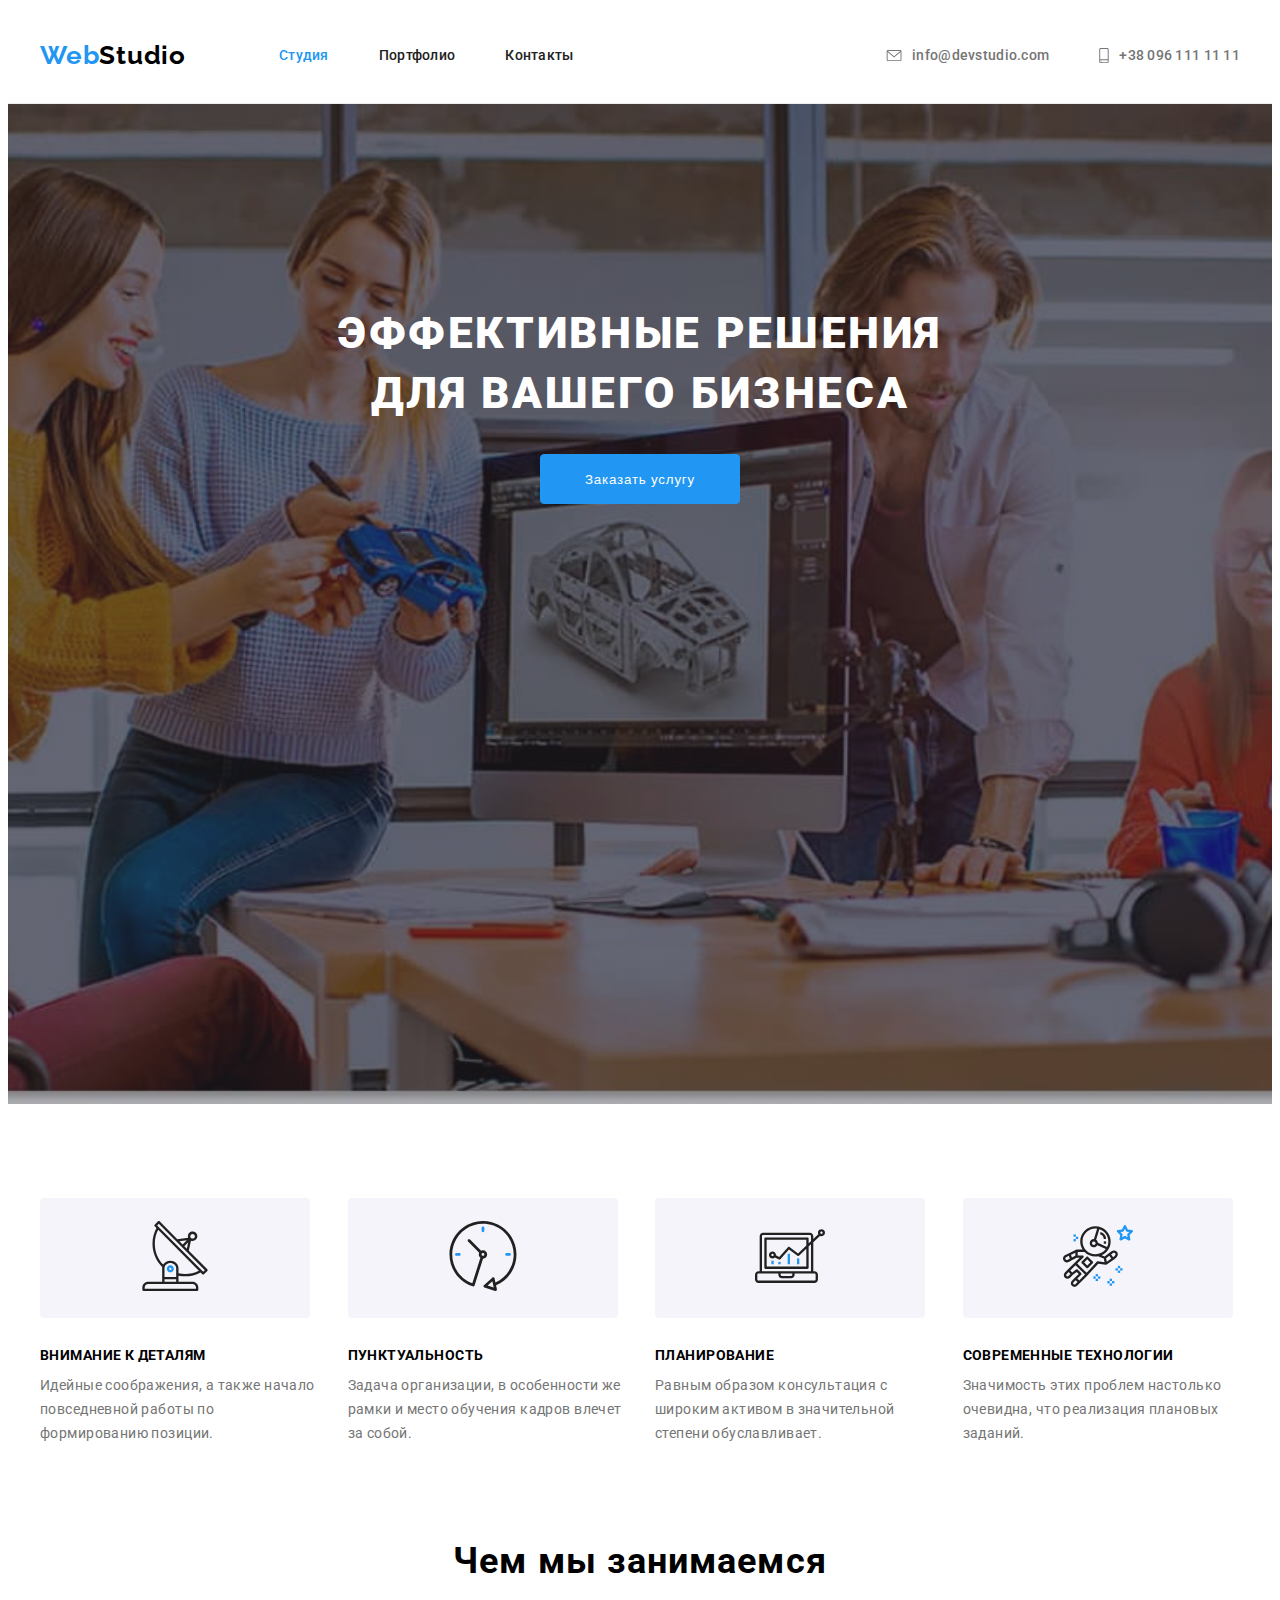
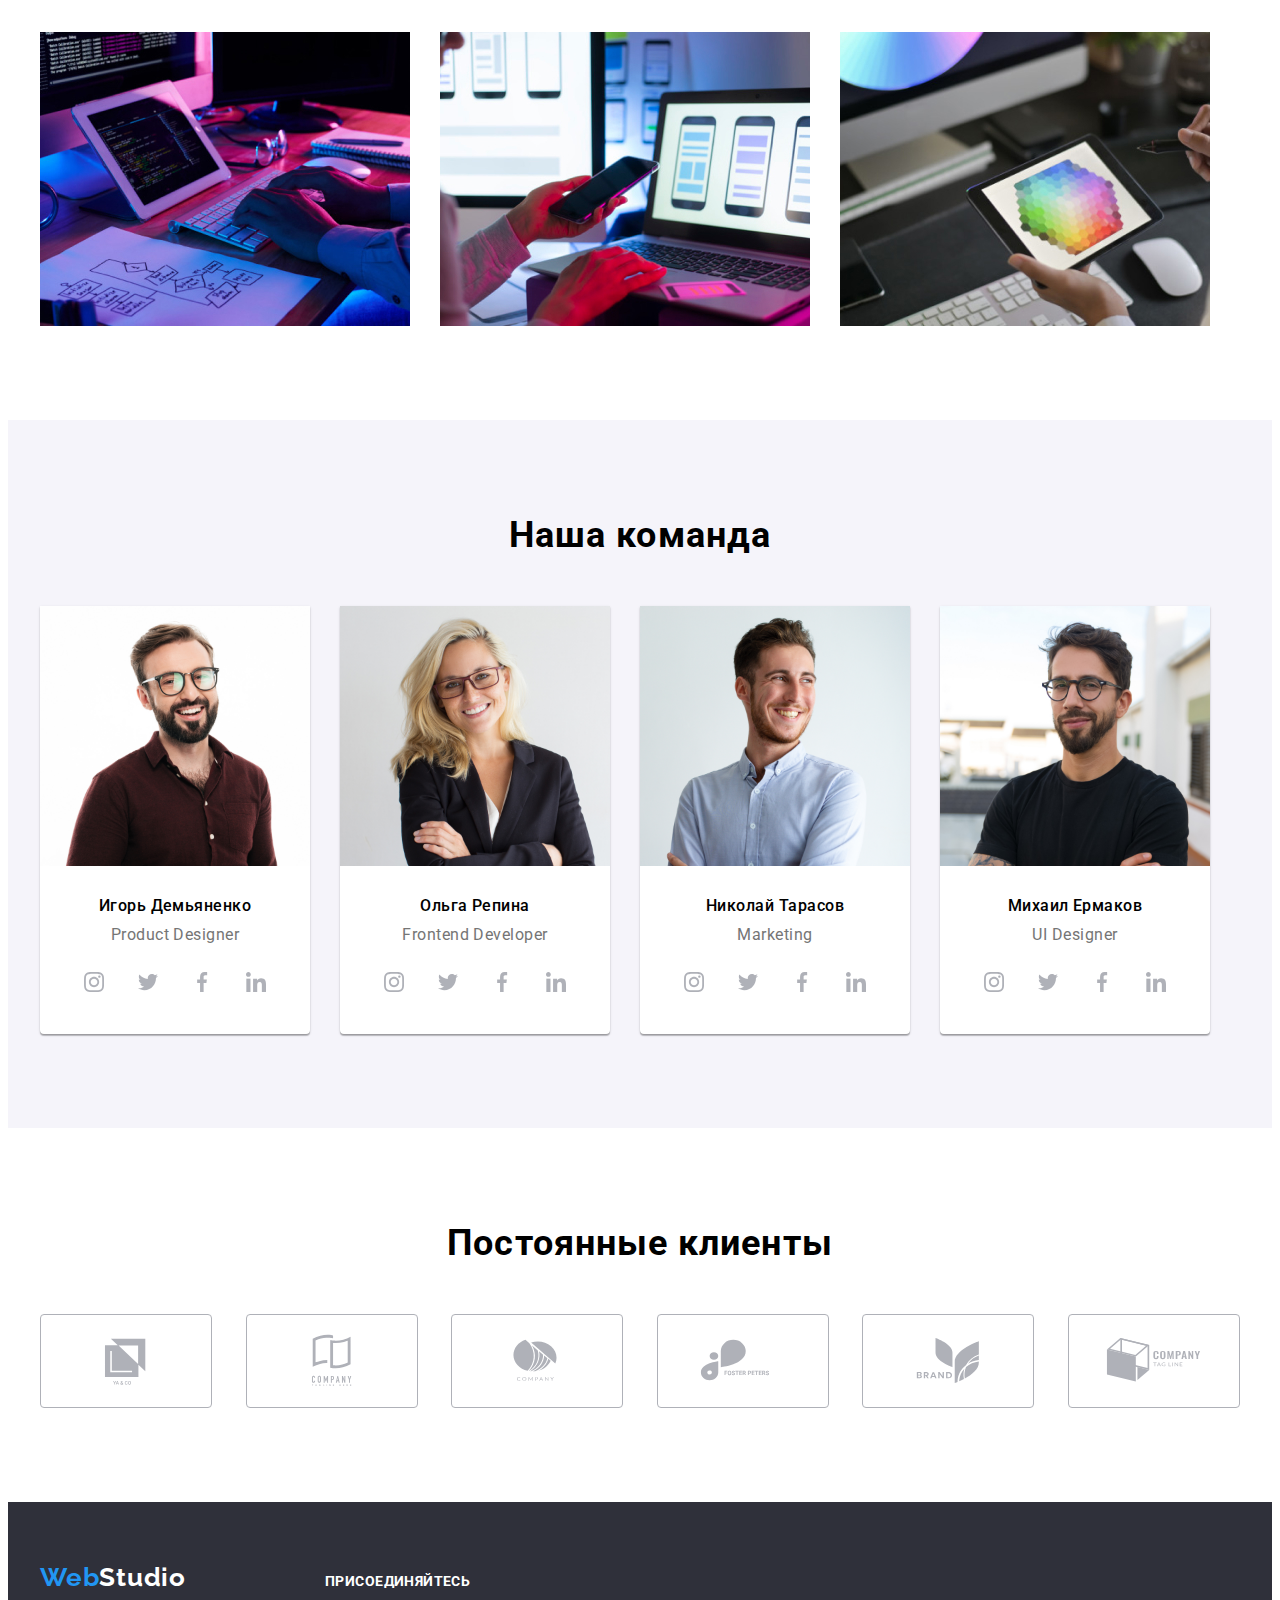
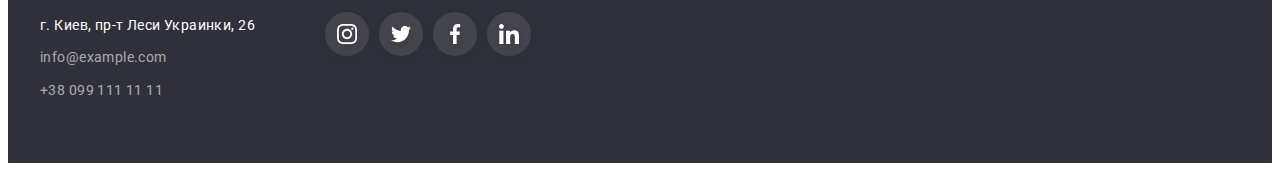
<file: index.html>
<!DOCTYPE html>
<html lang="ru">
  <head>
    <meta charset="UTF-8" />
    <meta http-equiv="X-UA-Compatible" content="IE=edge" />
    <meta name="viewport" content="width=device-width, initial-scale=1.0" />
    <title>Вэб студия</title>
    <link rel="preconnect" href="https://fonts.googleapis.com">
    <link rel="preconnect" href="https://fonts.gstatic.com" crossorigin>
    <link href="https://fonts.googleapis.com/css2?family=Raleway:wght@700&family=Roboto:wght@400;500;700;900&display=swap" rel="stylesheet">
    <link rel="stylesheet" href="https://cdnjs.cloudflare.com/ajax/libs/modern-normalize/1.1.0/modern-normalize.min.css" integrity="sha512-wpPYUAdjBVSE4KJnH1VR1HeZfpl1ub8YT/NKx4PuQ5NmX2tKuGu6U/JRp5y+Y8XG2tV+wKQpNHVUX03MfMFn9Q==" crossorigin="anonymous" referrerpolicy="no-referrer" />
    <link rel="stylesheet" href="./css/styles.css"/>
  </head>
  <!-- Body -->
  <body class="body">
    
    <!-- HEADER -->
  
    <header class="page-header">
      <div class="container page-header-container">
      <nav class="navigation">
        <a class="logo link" href="" lang="en"><span class="logo-collor">Web</span>Studio</a>
        <ul class="menu list">
          <li class="menu-item"><a class="menu-link link current" href="index.html">Студия</a></li>

          <li class="menu-item"><a class="menu-link link" href="./portfolio.html">Портфолио</a></li>

          <li class="menu-item"><a class="menu-link link" href="address">Контакты</a></li>
        </ul>
      </nav>
      <ul class="list menu">
       
       <li class="menu-page">
       
       <a class="page-header-mailto link" href="mailto:info@devstudio.com"> <svg class="mail-icon" width="16" height="12">
        <use href="./imegs/icons.svg/sprite.svg#icon-mail"></use>
      </svg>info@devstudio.com</a>
       
      </li>
      
        <li class="menu-page"><a class="page-header-phone-number link" href="tel:+380961111111"><svg class="mail-icon" width="10" height="16">
          <use href="./imegs/icons.svg/sprite.svg#icon-smartphone"></use>
        </svg> +38 096 111 11 11</a>
      </li>
      </ul>
            </div>
    </header>
  
    <main>
      <!-- Hero -->
      
      <section class="overlay">

        <div class="container">
          <h1 class="title">ЭФФЕКТИВНЫЕ РЕШЕНИЯ ДЛЯ ВАШЕГО БИЗНЕСА</h1>
          <button class="order-btn" type="button">Заказать услугу</button>
        </div>
      </section>
      
            <!-- Peculiarities -->
            
       <section class="section">
        <div class="container pecul">
        <h2 class="visually-hidden">Особенности</h2>
            
          <ul class="list list-peculiarities">
          <li class="list-title">
            <div class="icon-delivery">
              <a href="" class="social-list-link">
                <svg class="social-list-icon" width="70" height="70">
                <use href="./imegs/icons.svg/sprite.svg#icon-antenna"></use>
               </svg>
                 </a>
            </div>
          <h3 class="paragraph-title">Внимание к деталям</h3>
            <p class="paragraph-description"> Идейные соображения, а также начало повседневной работы по
            формированию позиции.
            </p>
          </li>
          <li class="list-title">
            <div class="icon-delivery">
              <a href="" class="social-list-link">
                <svg class="social-list-icon" width="70" height="70">
                <use href="./imegs/icons.svg/sprite.svg#icon-clock"></use>
               </svg>
                 </a>
            </div>
            <h3 class="paragraph-title">Пунктуальность</h3>
            <p class="paragraph-description">Задача организации, в особенности же рамки и место обучения кадров
            влечет за собой.
            </p>
          </li>
          <li class="list-title">
            <div class="icon-delivery">
              <a href="" class="social-list-link">
                <svg class="social-list-icon" width="70" height="70">
                <use href="./imegs/icons.svg/sprite.svg#icon-diagram"></use>
               </svg>
                 </a>
            </div>
            <h3 class="paragraph-title">Планирование</h3>
            <p class="paragraph-description">Равным образом консультация с широким активом в значительной степени
            обуславливает.
            </p>
          </li>
          <li class="list-title">
            <div class="icon-delivery">
              <a href="" class="social-list-link">
                <svg class="social-list-icon" width="70" height="70">
                <use href="./imegs/icons.svg/sprite.svg#icon-astronaut"></use>
               </svg>
                 </a>
            </div>
            <h3 class="paragraph-title">Современные технологии</h3>
            <p class="paragraph-description"> Значимость этих проблем настолько очевидна, что реализация плановых
            заданий.
            </p>
          </li>
        </ul>
      
      </div>
      </section>

      <!-- Services -->

      <section class="services section">
        <div class="container">
        <h2 class="service-list">Чем мы занимаемся</h2>
        <ul class="list service-container">
          <li class="service-foto">
            <img
              src="./imegs/gallery/gallery-img-1.jpg"
              alt="набор текста"
              width="370"
              height="294"
            />
          </li>
          <li class="service-foto">
            <img
              src="./imegs/gallery/gallery-img-2.jpg"
              alt="телефон и ноутбук"
              width="370"
              height="294"
            />
          </li>
          <li class="service-foto">
            <img
              src="./imegs/gallery/gallery-img-3.jpg"
              alt="гамма цветов"
              width="370"
              height="294"
            />
          </li>
        </ul>
      </div>
      </section>
      <!-- Team -->
      <section class="team section">
        <div class="container">
        <h2 class="our-team">Наша команда</h2>
        <ul class="list our-container">
          <li class="our-foto">
            <img
              src="./imegs/gallery-2/gallery-2-img-1.jpg"
              alt="Игорь Демьяненко"
              width="270"
              height="260"
            />
            <div class="emplo list">
            <h3 class="employees">Игорь Демьяненко</h3>
            <p class="employee-responsibilities"lang="en">Product Designer</p>
            <ul class="emplo-icon list">
              <li class="emplo-icon-item">
                <a href="" class="emplo-icon-link">
                  <svg class="emplo-icon-icon" width="20" height="20">
                    <use href="./imegs/icons.svg/sprite.svg#icon-instagram"></use>
                  </svg>
                </a>
              </li>
              <li class="emplo-icon-item">
                <a href="" class="emplo-icon-link">
                  <svg class="emplo-icon-icon" width="20" height="20">
                    <use href="./imegs/icons.svg/sprite.svg#icon-twitter"></use>
                  </svg>
                </a>
              </li>
              <li class="emplo-icon-item">
                <a href="" class="emplo-icon-link">
                  <svg class="emplo-icon-icon" width="20" height="20">
                    <use href="./imegs/icons.svg/sprite.svg#icon-facebook"></use>
                  </svg>
                </a>
              </li>
              <li class="emplo-icon-item">
                <a href="" class="emplo-icon-link">
                  <svg class="emplo-icon-icon" width="20" height="20">
                    <use href="./imegs/icons.svg/sprite.svg#icon-linkedin"></use>
                  </svg>
                </a>
              </li>
            </ul>
            </div>
          </li>

          <li class="our-foto">
          <img
            src="./imegs/gallery-2/gallery-2-img-2.jpg"
            alt="Ольга Репина"
            width="270"
            height="260"
          />
          <div class="emplo">
            <h3 class="employees">Ольга Репина</h3>
            <p class="employee-responsibilities"lang="en">Frontend Developer</p>
            <ul class="emplo-icon list">
              <li class="emplo-icon-item">
                <a href="" class="emplo-icon-link">
                  <svg class="emplo-icon-icon" width="20" height="20">
                    <use href="./imegs/icons.svg/sprite.svg#icon-instagram"></use>
                  </svg>
                </a>
              </li>
              <li class="emplo-icon-item">
                <a href="" class="emplo-icon-link">
                  <svg class="emplo-icon-icon" width="20" height="20">
                    <use href="./imegs/icons.svg/sprite.svg#icon-twitter"></use>
                  </svg>
                </a>
              </li>
              <li class="emplo-icon-item">
                <a href="" class="emplo-icon-link">
                  <svg class="emplo-icon-icon" width="20" height="20">
                    <use href="./imegs/icons.svg/sprite.svg#icon-facebook"></use>
                  </svg>
                </a>
              </li>
              <li class="emplo-icon-item">
                <a href="" class="emplo-icon-link">
                  <svg class="emplo-icon-icon" width="20" height="20">
                    <use href="./imegs/icons.svg/sprite.svg#icon-linkedin"></use>
                  </svg>
                </a>
              </li>
            </ul>
            </div>
          </li>

          <li class="our-foto">
          <img
              src="./imegs/gallery-2/gallery-2-img-3.jpg"
              alt="Николай Тарасов"
              width="270"
              height="260"
            />
            <div class="emplo">
            <h3 class="employees">Николай Тарасов</h3>
            <p class="employee-responsibilities"lang="en">Marketing</p>
            <ul class="emplo-icon list">
              <li class="emplo-icon-item">
                <a href="" class="emplo-icon-link">
                  <svg class="emplo-icon-icon" width="20" height="20">
                    <use href="./imegs/icons.svg/sprite.svg#icon-instagram"></use>
                  </svg>
                </a>
              </li>
              <li class="emplo-icon-item">
                <a href="" class="emplo-icon-link">
                  <svg class="emplo-icon-icon" width="20" height="20">
                    <use href="./imegs/icons.svg/sprite.svg#icon-twitter"></use>
                  </svg>
                </a>
              </li>
              <li class="emplo-icon-item">
                <a href="" class="emplo-icon-link">
                  <svg class="emplo-icon-icon" width="20" height="20">
                    <use href="./imegs/icons.svg/sprite.svg#icon-facebook"></use>
                  </svg>
                </a>
              </li>
              <li class="emplo-icon-item">
                <a href="" class="emplo-icon-link">
                  <svg class="emplo-icon-icon" width="20" height="20">
                    <use href="./imegs/icons.svg/sprite.svg#icon-linkedin"></use>
                  </svg>
                </a>
              </li>
            </ul>
            </div>
          </li>

          <li class="our-foto">
            <img
              src="./imegs/gallery-2/gallery-2-img-4.jpg"
              alt="Михаил Ермаков"
              width="270"
              height="260"
            />
            <div class="emplo">
            <h3 class="employees">Михаил Ермаков</h3>
            <p class="employee-responsibilities"lang="en">UI Designer</p>
            <ul class="emplo-icon list">
              <li class="emplo-icon-item">
                <a href="" class="emplo-icon-link">
                  <svg class="emplo-icon-icon" width="20" height="20">
                    <use href="./imegs/icons.svg/sprite.svg#icon-instagram"></use>
                  </svg>
                </a>
              </li>
              <li class="emplo-icon-item">
                <a href="" class="emplo-icon-link">
                  <svg class="emplo-icon-icon" width="20" height="20">
                    <use href="./imegs/icons.svg/sprite.svg#icon-twitter"></use>
                  </svg>
                </a>
              </li>
              <li class="emplo-icon-item">
                <a href="" class="emplo-icon-link">
                  <svg class="emplo-icon-icon" width="20" height="20">
                    <use href="./imegs/icons.svg/sprite.svg#icon-facebook"></use>
                  </svg>
                </a>
              </li>
              <li class="emplo-icon-item">
                <a href="" class="emplo-icon-link">
                  <svg class="emplo-icon-icon" width="20" height="20">
                    <use href="./imegs/icons.svg/sprite.svg#icon-linkedin"></use>
                  </svg>
                </a>
              </li>
            </ul>
            </div>
          </li>
        </ul>
      </div>
    </section>
        <!-------Regular-customers------->

        <section class="section">
        <div class="container">
          <h2 class="regular-customers">Постоянные клиенты</h2>
          <ul class="customers list">
          <li class="customers-list">
            <a href="" class="customers-link">
              <svg class="customers-icon" width="106" height="60">
                <use href="./imegs/icons.svg/sprite.svg#icon-yaco">

                </use>
              </svg>
            </a>
          </li>
          <li class="customers-list">
            <a href="" class="customers-link">
              <svg class="customers-icon" width="106" height="60">
                <use href="./imegs/icons.svg/sprite.svg#icon-company" >

                </use>
              </svg>
            </a> 
          </li>
          <li class="customers-list">
            <a href="" class="customers-link">
              <svg class="customers-icon" width="106" height="60">
                <use href="./imegs/icons.svg/sprite.svg#icon-comp">

                </use>
              </svg>
            </a>
          </li>
          <li class="customers-list">
            <a href="" class="customers-link">
              <svg class="customers-icon" width="106" height="60">
                <use href="./imegs/icons.svg/sprite.svg#icon-foster">

                </use>
              </svg>
            </a>
          </li>
          <li class="customers-list">
            <a href="" class="customers-link">
              <svg class="customers-icon" width="106" height="60">
                <use href="./imegs/icons.svg/sprite.svg#icon-brand">

                </use>
              </svg>
            </a>
          </li>
          <li class="customers-list">
            <a href="" class="customers-link">
              <svg class="customers-icon" width="106" height="60">
                <use href="./imegs/icons.svg/sprite.svg#icon-tag">

                </use>
              </svg>
            </a>
          </li>

        </ul>
        </div>
      </section>
      
      
      <!-----/Regular-customers----->
    </main>
    <!-- Address-footer -->
    <footer class="footer">
      <div class="container address">
        <div class="logo-footer-address">
          <a class="logo-footer link" href="" lang="en"><span class="logo-collor-footer">Web</span>Studio</a>
        
      <address class="">
        <ul class="list">
          <li class="list-address">
            <a class="list-address-map link"
              href="https://www.google.com/maps/place/%D0%B1%D1%83%D0%BB.+%D0%9B%D0%B5%D1%81%D0%B8+%D0%A3%D0%BA%D1%80%D0%B0%D0%B8%D0%BD%D0%BA%D0%B8,+26,+%D0%9A%D0%B8%D0%B5%D0%B2,+%D0%A3%D0%BA%D1%80%D0%B0%D0%B8%D0%BD%D0%B0,+02000/@50.4265807,30.5361918,17z/data=!3m1!4b1!4m5!3m4!1s0x40d4cf0e033ecbe9:0x57a4dffefec77da0!8m2!3d50.4265807!4d30.5383858"
              target="_blank"
              rel="noopener noreferrer"
              >г. Киев, пр-т Леси Украинки, 26</a
            >
          </li>
          <li class="list-address">
            <a class="list-address-mailto link" href="mailto:info@example.com">info@example.com</a>
          </li>
          <li class="list-address">
            <a class="list-address-tel link" href="tel:+380991111111">+38 099 111 11 11</a>
          </li>
        </ul>
      </address>
    </div>
      <!-- Join -->
      <div class="join">
      <h2 class="join-hed">присоединяйтесь</h2>
      <ul class="join-icon list">
        <li class="join-icon-item">
          <a href="" class="join-icon-link">
            <svg class="join-icon-icon" width="20" height="20">
              <use href="./imegs/icons.svg/sprite.svg#icon-instagram"></use>
            </svg>
          </a>
        </li>
        <li class="join-icon-item">
          <a href="" class="join-icon-link">
            <svg class="join-icon-icon" width="20" height="20">
              <use href="./imegs/icons.svg/sprite.svg#icon-twitter"></use>
            </svg>
          </a>
        </li>
        <li class="join-icon-item">
          <a href="" class="join-icon-link">
            <svg class="join-icon-icon" width="20" height="20">
              <use href="./imegs/icons.svg/sprite.svg#icon-facebook"></use>
            </svg>
          </a>
        </li>
        <li class="join-icon-item">
          <a href="" class="join-icon-link">
            <svg class="join-icon-icon" width="20" height="20">
              <use href="./imegs/icons.svg/sprite.svg#icon-linkedin"></use>
            </svg>
          </a>
        </li>
      </ul>
    </div>

    <!-- /Join -->
    

    </footer>
    </body>
</html>
</file>
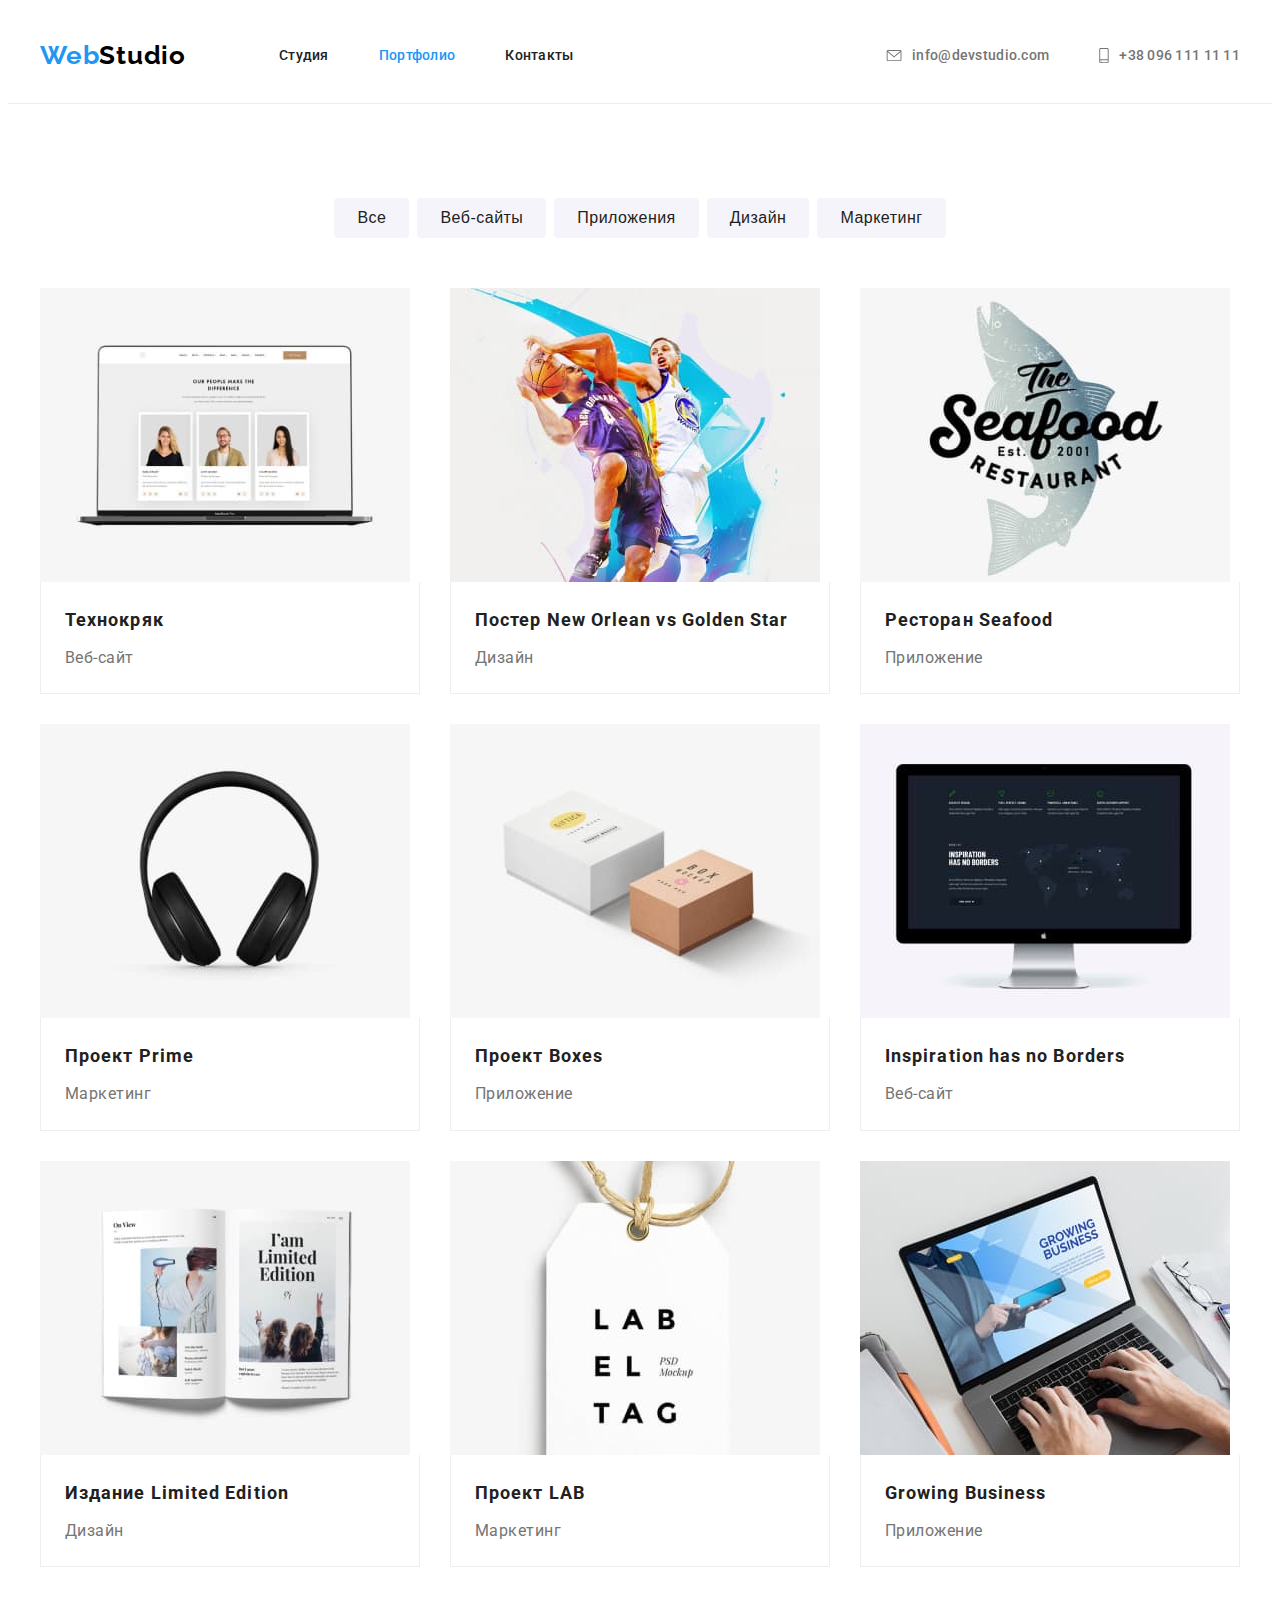
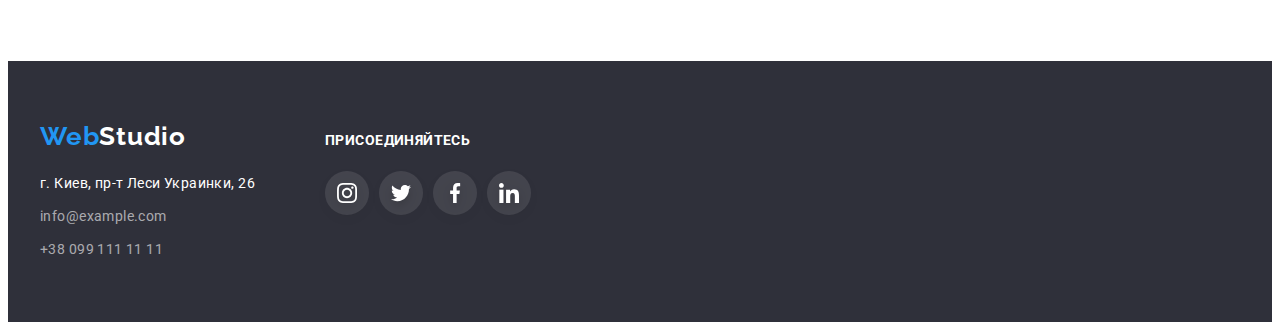
<file: portfolio.html>
<!DOCTYPE html>
<html lang="ru">
  <head>
    <meta charset="UTF-8" />
    <meta http-equiv="X-UA-Compatible" content="IE=edge" />
    <meta name="viewport" content="width=device-width, initial-scale=1.0" />
    <title>Вэб студия</title>
    <link rel="preconnect" href="https://fonts.googleapis.com">
    <link rel="preconnect" href="https://fonts.gstatic.com" crossorigin>
    <link href="https://fonts.googleapis.com/css2?family=Raleway:wght@700&family=Roboto:wght@400;500;700;900&display=swap" rel="stylesheet">
    <link rel="stylesheet" href="https://cdnjs.cloudflare.com/ajax/libs/modern-normalize/1.1.0/modern-normalize.min.css" integrity="sha512-wpPYUAdjBVSE4KJnH1VR1HeZfpl1ub8YT/NKx4PuQ5NmX2tKuGu6U/JRp5y+Y8XG2tV+wKQpNHVUX03MfMFn9Q==" crossorigin="anonymous" referrerpolicy="no-referrer" />
    <link rel="stylesheet" href="./css/styles.css"/>
  </head>
  <!-- Body -->
  <body class="body">
    
    <!-- HEADER -->
    <header class="page-header">
      <div class="container page-header-container">
      <nav class="navigation">
        <a class="logo link" href="" lang="en"><span class="logo-collor">Web</span>Studio</a>
        <ul class="menu list">
          <li class="menu-item"><a class="menu-link link" href="index.html">Студия</a></li>

          <li class="menu-item"><a class="menu-link link current" href="./portfolio.html">Портфолио</a></li>

          <li class="menu-item"><a class="menu-link link" href="address">Контакты</a></li>
        </ul>
      </nav>
      <ul class="list menu">
       
        <li class="menu-page">
        
        <a class="page-header-mailto link" href="mailto:info@devstudio.com"> <svg class="mail-icon" width="16" height="12">
         <use href="./imegs/icons.svg/sprite.svg#icon-mail"></use>
       </svg>  info@devstudio.com</a>
        
       </li>
       
         <li class="menu-page"><a class="page-header-phone-number link" href="tel:+380961111111"><svg class="mail-icon" width="10" height="16">
           <use href="./imegs/icons.svg/sprite.svg#icon-smartphone"></use>
         </svg> +38 096 111 11 11</a>
       </li>
       </ul>
            </div>

    </header>
<!-- ======Main====== -->
    <main>
 <section class="section">
   <div class="container">
<h1 class="visually-hidden">кнопки</h1>
<ul class="buttons-porfolio list">
    <li class="buttons-cont-portfol">
        <button class="buttons-porfolio-all" type="button">Все</button>
    </li>
    <li class="buttons-cont-portfol">
<button class="buttons-porfolio-website" type="button">Веб-сайты</button>
    </li>
    <li class="buttons-cont-portfol">
<button class="buttons-porfolio-applications" type="button">Приложения</button>
    </li>
    <li class="buttons-cont-portfol">
<button class="buttons-porfolio-design" type="button">Дизайн</button>
    </li>
    <li class="buttons-cont-portfol">
        <button class="buttons-porfolio-marketing" type="button">Маркетинг</button>
    </li>
</ul>


<!-- Developments -->

<ul class="developments list">
<li class="developments-all">
  <a href="" class="developments-link">
    <img
    src="./imegs/gallery-3/gallery-3-img-1.jpg"
    alt="Веб-сайт"
    width="370"
    height="294"
    />
    <div class="develop-solid">
    <h2 class="developments-title">Технокряк</h2>
    <p class="developments-offer">Веб-сайт</p>
    </div>
  </a>
    </li>
<li class="developments-all">
   <a href="" class="developments-link">
    <img
    src="./imegs/gallery-3/gallery-3-img-2.jpg"
    alt="баскетболисты"
    width="370"
    height="294"
    />
    <div class="develop-solid">
    <h2 class="developments-title" >Постер <span lang="en"> New Orlean vs Golden Star</span></h2>
    <p class="developments-offer" >Дизайн</p>
    </div>
  </a>
</li>
<li class="developments-all">
   <a href="" class="developments-link">
    <img
    src="./imegs/gallery-3/gallery-3-img-3.jpg"
    alt="приложения"
    width="370"
    height="294"
    />
    <div class="develop-solid">
    <h2 class="developments-title" >Ресторан <span lang="en">Seafood</span></h2>
    <p class="developments-offer" >Приложение</p>
    </div>
  </a>
</li>
<li class="developments-all">
   <a href="" class="developments-link">
    <img
    src="./imegs/gallery-3/gallery-3-img-4.jpg"
    alt="наушники"
    width="370"
    height="294"
    />
    <div class="develop-solid">
    <h2 class="developments-title" >Проект <span lang="en">Prime</span></h2>
    <p class="developments-offer" >Маркетинг</p>
    </div>
  </a>
</li>
<li class="developments-all">
   <a href="" class="developments-link">
    <img
    src="./imegs/gallery-3/gallery-3-img-5.jpg"
    alt="две коробки"
    width="370"
    height="294"
    />
    <div class="develop-solid">
    <h2 class="developments-title" >Проект <span lang="en">Boxes</span></h2>
    <p class="developments-offer" >Приложение</p>
    </div>
  </a>
</li>
<li class="developments-all">
   <a href="" class="developments-link">
    <img
    src="./imegs/gallery-3/gallery-3-img-6.jpg"
    alt="монитор"
    width="370"
    height="294"
    />
    <div class="develop-solid">
    <h2 class="developments-title" lang="en">Inspiration has no Borders</h2>
    <p class="developments-offer" >Веб-сайт</p>
    </div>
  </a>
</li>
<li class="developments-all">
   <a href="" class="developments-link">
    <img
    src="./imegs/gallery-3/gallery-3-img-7.jpg"
    alt="книга"
    width="370"
    height="294"
    />
    <div class="develop-solid">
    <h2 class="developments-title" >Издание <span lang="en">Limited Edition</span></h2>
    <p class="developments-offer" >Дизайн</p>
    </div>
  </a>
</li>
<li class="developments-all">
   <a href="" class="developments-link">
    <img
    src="./imegs/gallery-3/gallery-3-img-8.jpg"
    alt="этикетка"
    width="370"
    height="294"
    />
    <div class="develop-solid">
    <h3 class="developments-title" >Проект <span lang="en">LAB</span></h3>
    <p class="developments-offer" >Маркетинг</p>
    </div>
  </a>
</li>
<li class="developments-all">
   <a href="" class="developments-link">
    <img
    src="./imegs/gallery-3/gallery-3-img-9.jpg"
    alt="ноутбук"
    width="370"
    height="294"
    />
    <div class="develop-solid">
    <h3 class="developments-title" lang="en">Growing Business</h3>
    <p class="developments-offer" >Приложение</p>
    </div>
  </a>
</li>
</ul>
</div>
<!-- /Developments -->
</section>

    </main>
     <!-- Address-footer -->
     <footer class="footer">
      <div class="container address">
        <div class="logo-footer-address">
          <a class="logo-footer link" href="" lang="en"><span class="logo-collor-footer">Web</span>Studio</a>
        
      <address class="">
        <ul class="list">
          <li class="list-address">
            <a class="list-address-map link"
              href="https://www.google.com/maps/place/%D0%B1%D1%83%D0%BB.+%D0%9B%D0%B5%D1%81%D0%B8+%D0%A3%D0%BA%D1%80%D0%B0%D0%B8%D0%BD%D0%BA%D0%B8,+26,+%D0%9A%D0%B8%D0%B5%D0%B2,+%D0%A3%D0%BA%D1%80%D0%B0%D0%B8%D0%BD%D0%B0,+02000/@50.4265807,30.5361918,17z/data=!3m1!4b1!4m5!3m4!1s0x40d4cf0e033ecbe9:0x57a4dffefec77da0!8m2!3d50.4265807!4d30.5383858"
              target="_blank"
              rel="noopener noreferrer"
              >г. Киев, пр-т Леси Украинки, 26</a
            >
          </li>
          <li class="list-address">
            <a class="list-address-mailto link" href="mailto:info@example.com">info@example.com</a>
          </li>
          <li class="list-address">
            <a class="list-address-tel link" href="tel:+380991111111">+38 099 111 11 11</a>
          </li>
        </ul>
      </address>
    </div>
      <!-- Join -->
      <div class="join">
      <h2 class="join-hed">присоединяйтесь</h2>
      <ul class="join-icon list">
        <li class="join-icon-item">
          <a href="" class="join-icon-link">
            <svg class="join-icon-icon" width="20" height="20">
              <use href="./imegs/icons.svg/sprite.svg#icon-instagram"></use>
            </svg>
          </a>
        </li>
        <li class="join-icon-item">
          <a href="" class="join-icon-link">
            <svg class="join-icon-icon" width="20" height="20">
              <use href="./imegs/icons.svg/sprite.svg#icon-twitter"></use>
            </svg>
          </a>
        </li>
        <li class="join-icon-item">
          <a href="" class="join-icon-link">
            <svg class="join-icon-icon" width="20" height="20">
              <use href="./imegs/icons.svg/sprite.svg#icon-facebook"></use>
            </svg>
          </a>
        </li>
        <li class="join-icon-item">
          <a href="" class="join-icon-link">
            <svg class="join-icon-icon" width="20" height="20">
              <use href="./imegs/icons.svg/sprite.svg#icon-linkedin"></use>
            </svg>
          </a>
        </li>
      </ul>
    </div>

    <!-- /Join -->
    

    </footer>
    </footer>
  </body>
</html>
</file>
<file: css/styles.css>
:root {
    --primary-font-family:'Roboto',sans-serif; 
    --secondary-font-family: 'Raleway',sans-serif;
    --primary-text-color:#212121;
    --secondary-text-color:#757575;
    --accent-color:#2196F3;
    --additional-color:#FFFFFF;
    --background-color-hero-footer:#2F303A;
    --rare-color:#000000;
    --primary-text-size:700;
    --secondary-text-size:500;
    --solid:#ECECEC;
    --primary-icon-solid-color:#AFB1B8;
  }

  .container{
    width: 1200px;
    margin-left: auto;
    margin-right: auto;
    padding-left: 15px;
    padding-right: 15px;

  }
  .section{
    padding-top: 94px;
    padding-bottom: 94px;
  }

  h1,
  h2,
  h3,
  p {
  margin-top: 0;
  margin-bottom: 0;
  }

ul{
  margin-top: 0;
  margin-bottom: 0;
  padding-left: 0;
  }

img {
  display: block;
  }

button {
  cursor: pointer;
  }

address {
  font-style: normal;
  }

.list {
  list-style: none;
  }

.link {
  text-decoration: none;
  }
    
  a {
  color:var(--primary-text-color);
  text-decoration:none
  }

  .visually-hidden{ 
    position: absolute; 
    width: 1px; 
    height: 1px; 
    margin: -1px; 
    border: 0; 
    padding: 0; 
    white-space: nowrap; 
    clip-path: inset(100%); 
    clip: rect(0 0 0 0); 
    overflow: hidden; 
    } 
  
  
  /* =======Body====== */
  
  .body{
  font-family: var(--primary-font-family)
  
  }
  /* =======/Body====== */
  
  /* =======HEADER====== */
  .page-header{
    border-bottom: 1px solid var(--solid);
  }
.page-header-container{
  display: flex;
  align-items: center;
  justify-content: space-between;
  padding-top: 32px;
  padding-bottom: 32px;
}

.navigation{
  display: flex;
  align-items: center;
}
.logo{
  margin-right: 93px;
}

.menu{
  display: flex;
  align-items:center
}
  
.menu-item:not(:last-child){
  margin-right: 50px;
  
}

  .logo-collor {
  font-family:var(--secondary-font-family);
  font-weight: var(--primary-text-size);
  font-size: 26px;
  line-height: 1.2;
  letter-spacing: 0.03em;
  color: var(--accent-color);
  
  }
  .menu-item{
  font-weight: var(--secondary-text-size);
  font-size: 14px;
  line-height: 1.14;
  letter-spacing: 0.02em;
  
  }
  .logo{
  font-family: var(--secondary-font-family);
  font-weight: var(--primary-text-size);
  font-size: 26px;
  line-height: 1.2;
  letter-spacing: 0.03em;
  color: var(--rare-color);
  }
  .menu-link:hover,
  .menu-link:focus{
  color: var(--accent-color);
  
  
  }
  .navigation .menu-link.link.current {
  color: var(--accent-color);
  }
  
  .menu-page:not(:last-child){
    margin-right: 50px;
    
  }
  
  .page-header-mailto,
  .page-header-phone-number {
  display: flex;
  align-items:center;
  font-weight: var(--secondary-text-size);
  font-size: 14px;
  line-height: 1.14;
  letter-spacing: 0.02em;
  text-align: center;
  color: #757575;
  
  }
  .page-header-mailto:hover,
  .page-header-mailto:focus,
  .page-header-phone-number:hover,
  .page-header-phone-number:focus {
  color: var(--accent-color);
  }

  .mail-icon{
    fill: var(--secondary-text-color);
    margin-right: 10px;
  }

  .page-header-mailto:hover .mail-icon,
  .page-header-mailto:focus .mail-icon,
  .page-header-phone-number:hover .mail-icon,
  .page-header-phone-number:focus .mail-icon {
   fill: var(--accent-color)
  }

  
  /* ======= /HEADER====== */
  
  /* ======Main======  */
  
  /* ====== Hero====== */
  
  .overlay {
      max-width: 1600px;
      height: 600px;
      margin-left: auto;
      margin-right: auto;
      padding-top: 200px;
      padding-bottom: 200px;
      text-align: center;
      background-image: linear-gradient( to right,
     rgba(47, 48, 58, 0.4),
     rgba(47, 48, 58, 0.4) ), url(../imegs/hero/hero.jpg); 
      background-repeat: no-repeat;
      background-position: center;
      background-size: cover;
      background-color: #C4C4C4;
  }

  .title {
    font-weight: 900;
    font-size: 44px;
    line-height: 1.36;
    margin-bottom: 30px;
    width: 696px;
    height: 120px;
    color: var(--additional-color);
    margin-left:auto;
    margin-right: auto;
    text-align: center;
    letter-spacing: 0.06em;
    }

  .order-btn{
  min-width: 200px;
  height: 50px;
  border-radius: 4px;
  letter-spacing: 0.06em;
  padding: 10px 32px; 
  background-color:var(--accent-color);
  color: var(--additional-color);
  border: 1px solid var(--accent-color)
   }
  
  
  .buttons-porfolio{
  display: flex;
  justify-content: center;
  letter-spacing: 0.03em;
  color: var(--primary-text-color);
  margin-bottom: 50px;
   
   }
 .buttons-cont-portfol:not(:last-child){
  margin-right: 8px;
 }
 .buttons-porfolio-all,
 .buttons-porfolio-website,
 .buttons-porfolio-applications,
 .buttons-porfolio-design,
 .buttons-porfolio-marketing{
  font-weight: var(--secondary-text-size);
  font-size: 16px;
  line-height: 1.6;   
  min-width: 73px;
  border-radius: 4px;
  background-color: #F5F4FA;
  padding: 6px 22px;
  border: 1px solid transparent;
  letter-spacing: 0.03em;
  color: var(--primary-text-color);
  
  }

  .buttons-porfolio-all:hover,
  .buttons-porfolio-all:focus,
  .buttons-porfolio-website:hover,
  .buttons-porfolio-website:focus,
  .buttons-porfolio-applications:hover,
  .buttons-porfolio-applications:focus,
  .buttons-porfolio-design:hover,
  .buttons-porfolio-design:focus,
  .buttons-porfolio-marketing:hover,
  .buttons-porfolio-marketing:focus
  {
  background-color: var(--accent-color);
  color: var(--additional-color);
  border: 1px solid transparent;
  box-shadow: 0px 3px 1px rgba(0, 0, 0, 0.1), 0px 1px 2px rgba(0, 0, 0, 0.08), 0px 2px 2px rgba(0, 0, 0, 0.12);
  border-radius: 4px;
  
  }
  /* ====== /Hero====== */

  /* ======Developments====== */

  .developments{
    display: flex;
    flex-wrap:wrap;
    margin-left: -30px;
    margin-bottom: -30px;
    
  }
  .developments-all{
    margin-left: 30px;
    margin-bottom: 30px;
    flex-basis: calc((100% - 90px) / 3);
    
  }

  .developments-link{
    display: block;
  }

  .developments-link:hover,
  .developments-link:focus {
    box-shadow: 0px 1px 1px rgba(0, 0, 0, 0.12), 0px 4px 4px rgba(0, 0, 0, 0.06), 1px 4px 6px rgba(0, 0, 0, 0.16);
  }
    
  
  .develop-solid{
    padding-top: 20px;
    padding-bottom: 20px;
    padding-left: 24px;
    padding-right: 24px;
    border: 1px solid #EEEEEE;
    border-top: none;
  }
  
  .developments-title{
  font-weight: var(--primary-text-size);
  font-size: 18px;
  line-height: 2;  
  letter-spacing: 0.06em;
  color: var(--primary-text-color);
  background-color: var(--additional-color);
  margin-bottom: 5px;
  }
  .developments-offer{
  font-size: 16px;
  line-height: 1.9;
  letter-spacing: 0.03em;
  color: var(--secondary-text-color);
  background-color: var(--additional-color);
  }
  /* ======/Developments====== */
    
    
  /*======Peculiarities======*/
  .pecul {
    display: flex;
    flex-direction:column

  }
    
   .icon-delivery {
    display: flex;
    justify-content:center;
    align-items: center;
    width: 270px;
    height: 120px;
    background: #F5F4FA;
    border-radius: 4px;
     
   } 
   .social-list-link{
     cursor: default;
   }
   
  .list-peculiarities {
    display: flex;
    justify-content:space-between;
    margin-right: -30px;    
    }
  .list-title{
    margin-right: 30px;
    flex-basis: calc((100% - 120px) / 4);
    }
  .paragraph-title{
  font-weight: var(--primary-text-size);
  font-size: 14px;
  line-height: 1.14;
  letter-spacing: 0.03em;
  margin-bottom: 10px;
  margin-top: 30px;
  text-transform: uppercase;
  
  }
  .paragraph-description{
  font-size: 14px;
  line-height: 1.71;
  letter-spacing: 0.03em;
  color: var(--secondary-text-color);
  }
  
  /*======/Peculiarities======*/
  
  /* ======Services====== */
  
  .services{
    padding-top: 0;
  }
  .service-list{
  font-weight: var(--primary-text-size);
  font-size: 36px;
  line-height: 1.17;
  text-align: center;
  letter-spacing: 0.03em;
  margin-bottom: 50px;
  
  }

  .service-container{
    display: flex;
    flex-wrap:wrap;
    margin-left: -30px;
    flex-basis: calc((100% - 90px) / 3);
    
  }

  .service-foto{
    margin-left: 30px;
  }
  
  /* ======/Services====== */
  
  
  /* ======Team====== */
  .team{
  background-color: #F5F4FA;
  }
  .our-container{
    display: flex;
    flex-wrap: wrap;
    margin-left: -30px;
    flex-basis: calc((100% - 120px) / 4);
  }
  .our-team {
  font-weight: var(--primary-text-size);
  font-size: 36px;
  line-height: 1.17;
  text-align: center;
  letter-spacing: 0.03em;
  margin-bottom: 50px;
  
  }

.emplo{
padding-top: 30px;
padding-bottom: 30px;
  }

  .our-foto{
    margin-left: 30px;
    background-color: var(--additional-color);
    border-radius: 0px 0px 4px 4px;
    box-shadow: 0px 1px 3px rgba(0, 0, 0, 0.12), 0px 1px 1px rgba(0, 0, 0, 0.14), 0px 2px 1px rgba(0, 0, 0, 0.2);

  }
  .employees{
  font-weight: var(--secondary-text-size);
  font-size: 16px;
  line-height: 1.19;
  text-align: center;
  letter-spacing: 0.03em;
  margin-bottom: 10px;
  
  }
  .employee-responsibilities{
  font-size: 16px;
  line-height: 1.19;
  text-align: center;
  letter-spacing: 0.03em;
  color: var(--secondary-text-color);
  margin-bottom: 16px;
    
  }

  .emplo-icon {
    display: flex;
    justify-content: center;
  }
  .emplo-icon-item:not(:last-child) {
    margin-right: 10px;
  }
  .emplo-icon-link {
    display: flex;
    align-items: center;
    justify-content: center;
    width: 44px;
    height: 44px;
    border-radius: 50%;
    background-color: var(--additional-color);
   
    
  }

  .emplo-icon-link:hover,
  .emplo-icon-link:focus {
  background-color:var(--accent-color);
  
}
.emplo-icon-icon {
  fill:var(--primary-icon-solid-color);
}
.emplo-icon-link:hover .emplo-icon-icon,
.emplo-icon-link:focus .emplo-icon-icon {
  fill:var(--additional-color);

}
/* ======/Team====== */

/*======Regular-customers====== */
.regular-customers {
  font-weight: var(--primary-text-size);
  font-size: 36px;
  line-height: 1.17;
  text-align: center;
  letter-spacing: 0.03em;
  margin-bottom: 50px;
  
  }
.customers {
display:flex;
justify-content:space-between;
margin-left: -30px;
flex-basis: calc((100% - 180px) / 6);

}
.customers-list {
  margin-left: 30px;
  
}
.customers-link{
  display: flex;
  align-items: center;
  justify-content: center;
  width: 170px;
  height: 92px;
  border: 1px solid var(--primary-icon-solid-color);
  border-radius: 4px;
    
}
.customers-icon  {
  fill: var(--primary-icon-solid-color);
}
.customers-link:hover,
.customers-link:focus{
  border: 1px solid var(--accent-color);
}

.customers-link:hover .customers-icon,
.customers-link:focus .customers-icon {
  fill:var(--accent-color)
}


/*======/Regular-customers====== */

  
  

  /* ====== \Main======  */
  
  /*======Address-footer====== */
  .address{
    display: flex;
    align-items:baseline;

  }
  .footer{
    padding-top: 60px;
    padding-bottom: 60px;
    background-color: var(--background-color-hero-footer);
  }
  .logo-collor-footer{
  font-family: var(--secondary-font-family);
  font-weight: var(--primary-text-size);
  font-size: 26px;
  line-height: 1.2;
  letter-spacing: 0.03em;
  color: var(--accent-color);
  }
  .logo-footer-address{
    display:flex;
    flex-direction: column;
    
    
  }
  .logo-footer{
  margin-bottom: 20px;
  font-family: var(--secondary-font-family);
  font-weight: var(--primary-text-size);
  font-size: 26px;
  line-height: 1.2;
  letter-spacing: 0.03em;
  color: var(--additional-color);
  
  }

  .list-address:not(:last-child){
    margin-bottom:9px ;
  }
  
  .list-address-map{
  font-size: 14px;
  line-height: 1.71;
  letter-spacing: 0.03em;
  color: var(--additional-color); 
  
  }
  .list-address-map:hover,
  .list-address-map:focus{
  color: var(--accent-color);
  }
  .list-address-mailto,
  .list-address-tel{
  font-family: var(--primary-font-family);
  font-size: 14px;
  line-height: 1.71;
  letter-spacing: 0.03em;
  color: rgba(255, 255, 255, 0.6);
  }
  
  .list-address-mailto:hover,
  .list-address-mailto:focus{
  color: var(--accent-color); 
  }
  .list-address-tel:hover,
  .list-address-tel:focus{
  color: var(--accent-color);   
  }
  
  /*======/Address-footer====== */
/* ========Join====== */
.join {
display: flex;
flex-direction: column;
margin-left: 70px;


}
.join-hed{
font-weight: var(--primary-text-size);
font-size: 14px;
line-height: 1.4;
letter-spacing: 0.03em;
text-transform: uppercase;
color: var(--additional-color);
margin-bottom: 20px;
}
.join-icon{
  display: flex;
  justify-content: center;
}

.join-icon-item:not(:last-child) {
  margin-right: 10px;
  
}
.join-icon-link {
  display: flex;
  align-items: center;
  justify-content: center;
  width: 44px;
  height: 44px;
  border-radius: 50%;
  background-color: rgba(255, 255, 255, 0.1);
  filter: drop-shadow(0px 4px 4px rgba(0, 0, 0, 0.25));
  
    
}
.join-icon-icon{
fill: var(--additional-color);
}

.join-icon-link:hover,
.join-icon-link:focus {
background-color: var(--accent-color);
}


/* ========/Join====== */
</file>
